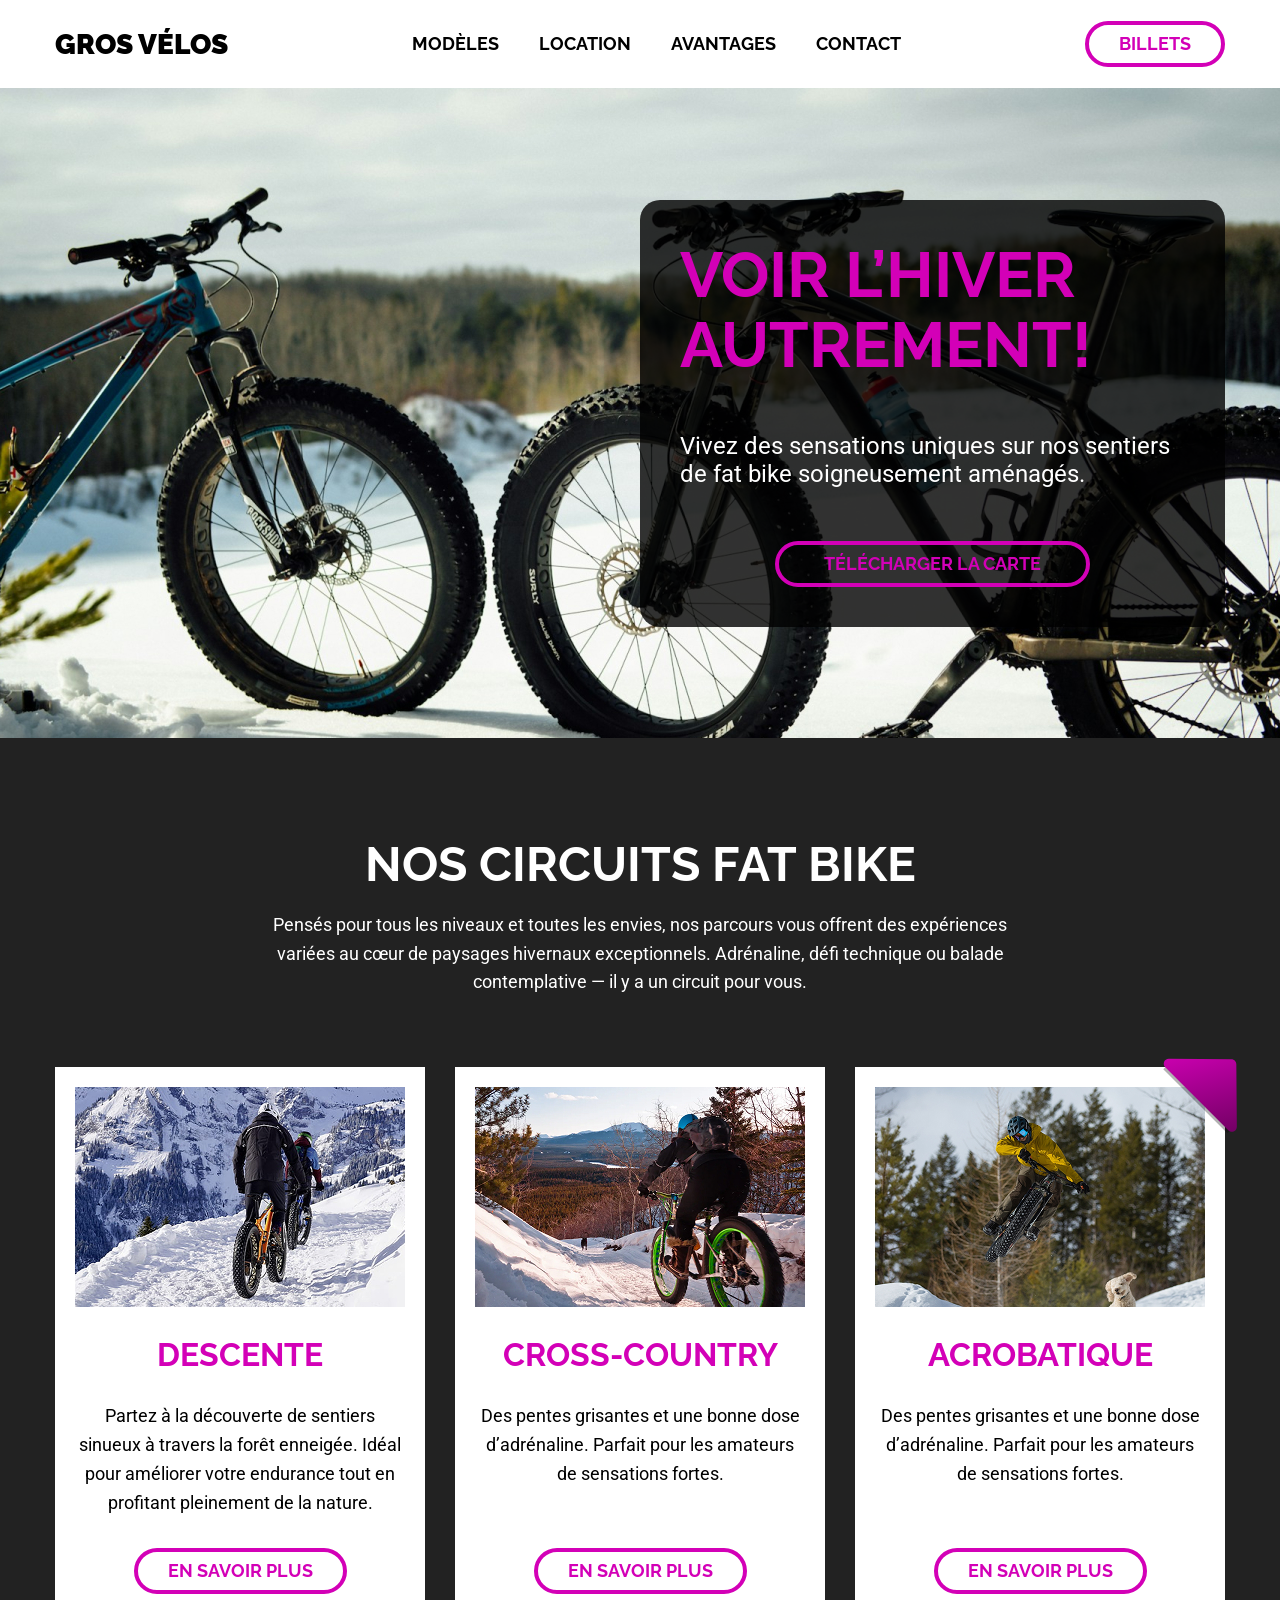
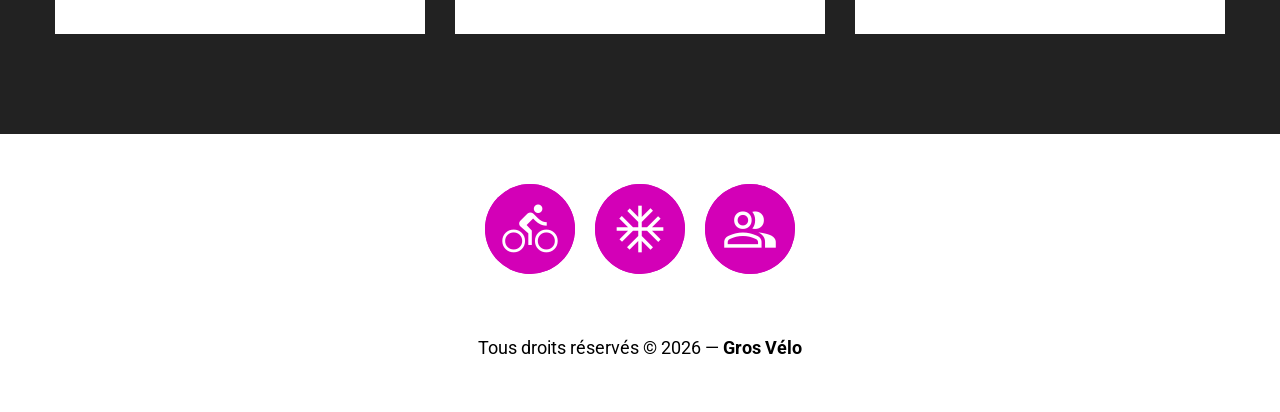
<file: index.html>
<!DOCTYPE html>
<html lang="fr">

<head>

    <meta charset="UTF-8">
    <meta name="viewport" content="width=device-width, initial-scale=1.0">
    <title>Gros Vélos</title>

    <link rel="stylesheet" href="css/normalize.css">

    <link rel="stylesheet" href="https://fonts.googleapis.com/css2?family=Material+Symbols+Outlined:opsz,wght,FILL,GRAD@20..48,100..700,0..1,-50..200" />

    <link rel="preconnect" href="https://fonts.googleapis.com">
    <link rel="preconnect" href="https://fonts.gstatic.com" crossorigin>
    <link href="https://fonts.googleapis.com/css2?family=Raleway:ital,wght@0,100..900;1,100..900&family=Roboto:ital,wght@0,100..900;1,100..900&display=swap" rel="stylesheet">

    
    <link rel="stylesheet" href="css/styles.css">

    <script src="js/scripts.js" defer></script>

</head>

<body>
    
    <!--Entête-->

    <header class="header">
        <div class="wrapper">

            <a href="index.html" class="logo">Gros Vélos</a>

            <nav class="nav">
                <ul class="menu">
                    <li><a href="">MODÈLES</a></li>
                    <li><a href="">LOCATION</a></li>
                    <li><a href="">AVANTAGES</a></li>
                    <li><a href="">CONTACT</a></li>
                </ul>
            </nav>

            <button>Billets</button>

        </div>
    </header>

    <!--Contenu-->

    <section class="hero">
        <div class="wrapper">

            <div class="conteneur">
                <h1>Voir l’hiver autrement!</h1>
                <p>Vivez des sensations uniques sur nos sentiers de fat bike soigneusement aménagés.</p>
                <button>Télécharger la carte</button>
            </div>

        </div>
    </section>

    <section class="circuits">
        <div class="wrapper">

            <div class="box">
                <h2>Nos circuits Fat Bike</h2>
                <p>Pensés pour tous les niveaux et toutes les envies, nos parcours vous offrent des expériences variées au cœur de paysages hivernaux exceptionnels. Adrénaline, défi technique ou balade contemplative — il y a un circuit pour vous.</p>
            </div>

            <div class="conteneur-cartes">
                <article class="carte">

                    <img src="images/descente.jpg" alt="img_descente_velo">
                    <h3>Descente</h3>
                    <p>Partez à la découverte de sentiers sinueux à travers la forêt enneigée. Idéal pour améliorer votre endurance tout en profitant pleinement de la nature.</p>
                    <button class="button">EN SAVOIR PLUS</button>

                </article>

                <article class="carte">

                    <img src="images/crosscountry.jpg" alt="img_crosscountry_velo">
                    <h3>Cross-country</h3>
                    <p>Des pentes grisantes et une bonne dose d’adrénaline. Parfait pour les amateurs de sensations fortes.</p>
                    <button class="button">EN SAVOIR PLUS</button>

                </article>

                <article class="carte avecCoin">

                    <img src="images/acrobatique.jpg" alt="img_acrobatique_velo">
                    <h3>Acrobatique</h3>
                    <p>Des pentes grisantes et une bonne dose d’adrénaline. Parfait pour les amateurs de sensations fortes.</p>
                    <button class="button">EN SAVOIR PLUS</button>

                    <img src="images/coin_image.svg" alt="coin_image" class="coin">

                </article>
            </div>

        </div>
    </section>

    <!--Footer-->

    <footer class="footer">
        <div class="wrapper">

            <nav class="nav">

                <ul class="medias-sociaux">
                    <li><a href="#" class="rond"><span class="material-symbols-outlined rond">directions_bike</span></a></li>
                    <li><a href="#" class="rond"><span class="material-symbols-outlined rond">ac_unit</span></a></li>
                    <li><a href="#" class="rond"><span class="material-symbols-outlined rond">group</span></a></li>
                </ul>

            </nav>

            <p>Tous droits réservés © 2026 — <strong>Gros Vélo</strong></p>

        </div>
    </footer>

    <!-- Fenêtre modale -->
    <div class="modal"></div>

</body>

</html>
</file>
<file: css/styles.css>
/*----------------------------------------------------------------------------
    Generic
----------------------------------------------------------------------------*/

html {
    box-sizing: border-box;
}

*,
*:before,
*:after {
    box-sizing: inherit;
}

/*------------------------------------------------------------------------------
   Base
------------------------------------------------------------------------------*/

body {
    font: normal 1.125rem/160% "Roboto", sans-serif;
    font-optical-sizing: auto;

    background-color: #fff;
    color: #fff;
}

/*------------------------------------------------------------------------------
   Mise en page
------------------------------------------------------------------------------*/

.wrapper{
    max-width: 1170px;
    margin: 0 auto;
}

/*------------------------------------------------------------------------------
   Element/typographie
------------------------------------------------------------------------------*/

h1{
    font: bold 4rem/110% "Raleway", sans-serif;
    font-optical-sizing: auto;
    text-transform: uppercase;

    color: #D300B7;

    margin: 0;
}

h2{
    font: bold 3rem/110% "Raleway", sans-serif;
    font-optical-sizing: auto;
    text-transform: uppercase;

    margin: 0;
    padding-bottom: 20px;
}

h3{
    font: bold 2rem/110% "Raleway", sans-serif;
    font-optical-sizing: auto;
    text-transform: uppercase;

    color: #D300B7;

    margin: 0;
}

p{
    margin: 0;
}

a{
    text-decoration: none;

    font: bold 1.125rem "Raleway", sans-serif;
    font-optical-sizing: auto;
    text-transform: uppercase;
}

button{
    font: bold 1.125rem/100% "Raleway", sans-serif;
    font-optical-sizing: auto;
    text-transform: uppercase;

    background-color: transparent;
    color: #D300B7;
    border: 4px solid #D300B7;
    border-radius: 50vh;

    padding: 10px 30px;

    cursor: pointer;
}

button:hover{
    color: #fff;
    background-color: #D300B7;
}

/*------------------------------------------------------------------------------
   Components
------------------------------------------------------------------------------*/

/*HEADER*/

.header{
    background-color: #fff;
    padding: 21px 0;

    position: fixed;
    top: 0;
    left: 0;
    width: 100%;
    z-index: 200;
}

.header .wrapper{
    display: flex;
    justify-content: space-between;
    align-items: center;
}

.header .logo{
    font-weight: 900; 
    font-size: 1.75rem;
}

.header a{
    color: #000;
}

.header .menu{
    display: flex;
    justify-content: space-between;
    align-items: center;
    gap: 40px;

    padding: 0;
    margin: 0;

    list-style: none;
}

.header .menu a:hover{
    color: #D300B7;
}

/*HERO*/

.hero{
    background: url(../images/hero_velos.jpg) no-repeat center/cover;
    min-height: 650px;

    margin-top: 88px;
}

.hero .wrapper{
    display: flex;
    justify-content: flex-end;
    align-items: center;
    min-height: 650px;
}

.hero .conteneur{
    background-color: rgba(0, 0, 0, 0.8);
    padding: 40px;
    border-radius: 20px;

    width: 50%;
    height: 427px;

    display: flex;
    flex-direction: column;
    justify-content: space-between;
}

.hero .conteneur p{
    font-size: 1.5rem;
}

.hero button{
    align-self: center;
    width: 315px;
}

/*CONTENU*/

.circuits{
    background-color: #222;
    padding: 100px 0;
}

.circuits .box{
    padding-bottom: 70px;

    display: flex;
    flex-direction: column;
    justify-content: center;
    align-items: center;
    text-align: center;

    max-width: 66.6667%;
    margin: auto;
}

.circuits .conteneur-cartes{
    display: grid;
    grid-template-columns: repeat(3, 1fr);
    gap: 30px;
}

.circuits .carte{
    display: flex;
    flex-direction: column;
    gap: 30px;
    text-align: center;

    padding: 20px 20px 40px 20px;
    background-color: #fff;
}

.circuits .avecCoin{
    position: relative;
}

.circuits .coin{
    position: absolute;
    top: -45px;
    right: -50px;
}

.circuits .carte p{
    color: #000;
}

.circuits .carte button{
    align-self: center;
    margin-top: auto;
}

/*FOOTER*/

.footer{
    text-align: center;
    color: #000;

    padding: 50px 0;
}

.footer .medias-sociaux{
    display: flex;
    justify-content: center;
    align-items: center;
    gap: 20px;

    list-style: none;

    padding: 0 0 60px;
    margin: 0;
}

.footer .rond{
    display: flex;
    justify-content: center;
    align-items: center;

    height: 90px;
    width: 90px;

    background-color: #D300B7;
    color: #fff;

    border-radius: 50vh;

    font-size: 3.5rem;
}

.footer .rond:hover{
    background-color: #000;
}

/*------------------------------------------------------------------------------
   Aide stylistique
------------------------------------------------------------------------------*/

.modal{
    background-color: rgba(0, 0, 0, 0.8);
    position: fixed;
    z-index: 500;
    top: 0;
    left: 0;

    display: none;
    justify-content: center;
    align-items: center;

    width: 100%;
    height: 100vh;
}

.fenetre{
    background-color: #fff;
    font-weight: bold;
    color: #000;

    max-height: 80%;

    padding: 185px 270px;

    border-radius: 20px;
}

.modal.visible{
    display: flex;
}
</file>
